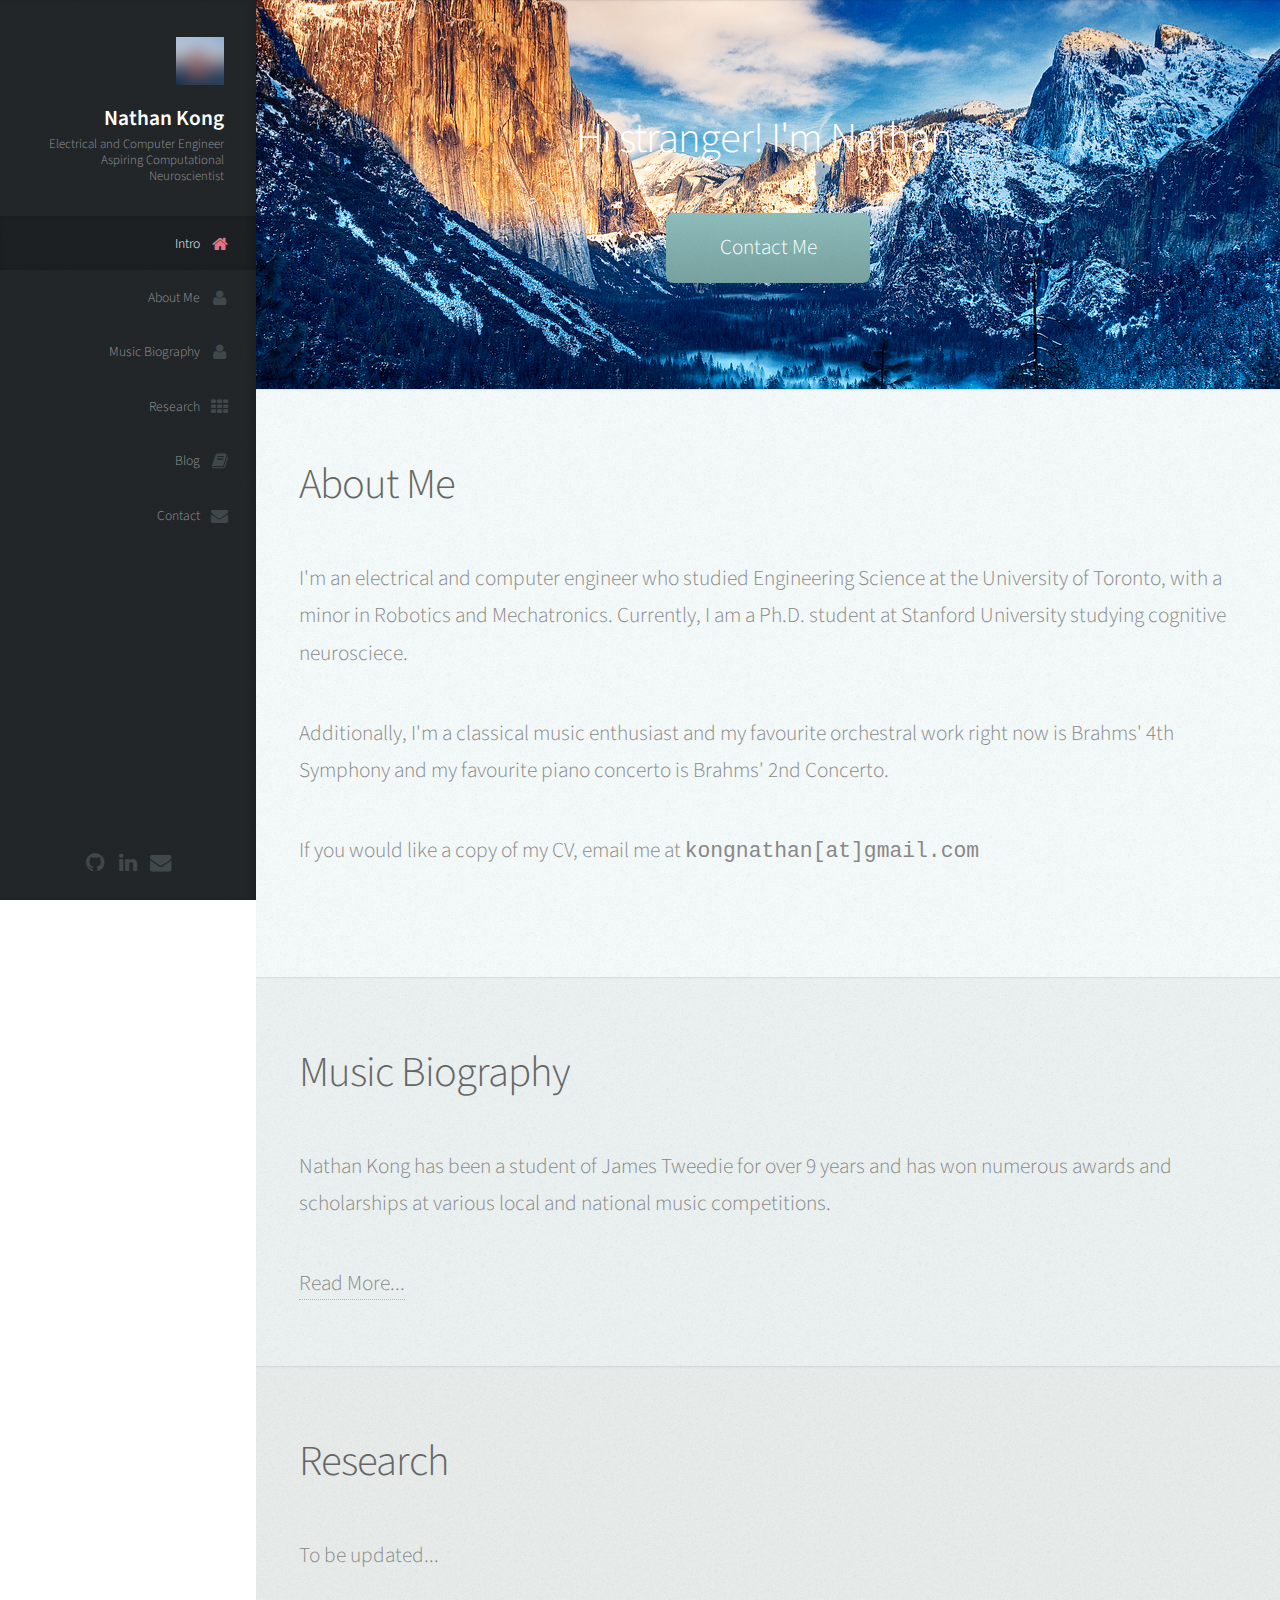
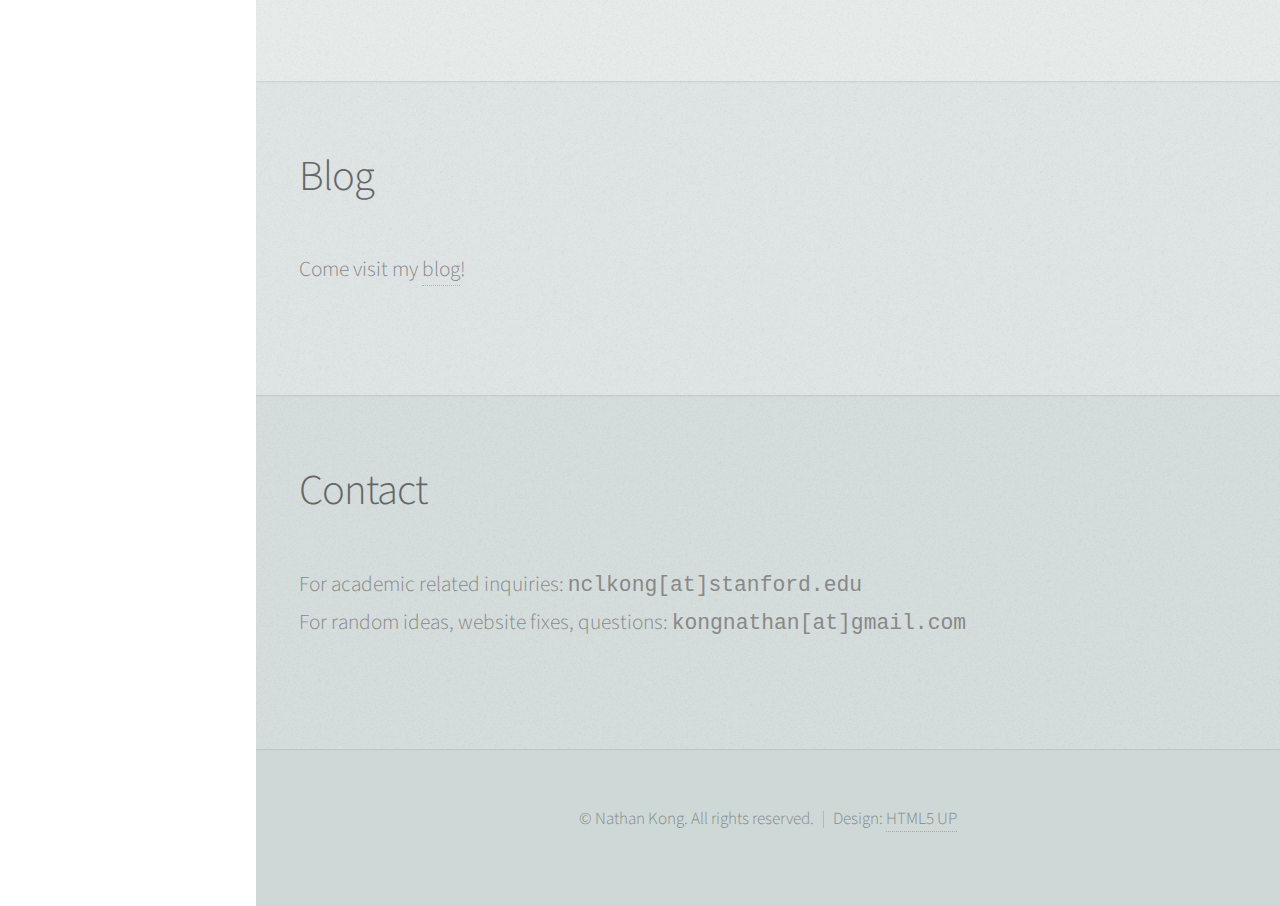
<file: index.html>
<!DOCTYPE HTML>
<!--
	Prologue by HTML5 UP
	html5up.net | @ajlkn
	Free for personal and commercial use under the CCA 3.0 license (html5up.net/license)
-->
<html>
	<head>
		<title>Nathan Kong</title>
		<meta charset="utf-8" />
		<meta name="viewport" content="width=device-width, initial-scale=1" />
		<!--[if lte IE 8]><script src="assets/js/ie/html5shiv.js"></script><![endif]-->
		<link rel="stylesheet" href="assets/css/main.css" />
		<!--[if lte IE 8]><link rel="stylesheet" href="assets/css/ie8.css" /><![endif]-->
		<!--[if lte IE 9]><link rel="stylesheet" href="assets/css/ie9.css" /><![endif]-->

	</head>
	<body>

		<!-- Header -->
			<div id="header">

				<div class="top">

					<!-- Logo -->
						<div id="logo">
							<span class="image avatar48"><img src="images/bg.jpg" alt="" /></span>
							<h1 id="title">Nathan Kong</h1>
							<p>Electrical and Computer Engineer<br>Aspiring Computational Neuroscientist</p>
						</div>

					<!-- Nav -->
					<!-- If you change the navigation bar links here, remember to change navbar.html!!!! -->
					<!-- This nav bar code is duplicated for the aesthetically pleasing effects. -->
						<nav id="nav">
		<ul>
							<li><a href="#top" id="top-link" class="skel-layers-ignoreHref"><span class="icon fa-home">Intro</span></a></li>
							<li><a href="#about" id="about-link" class="skel-layers-ignoreHref"><span class="icon fa-user">About Me</span></a></li>
							<li><a href="#about-music" id="about-music-link" class="skel-layers-ignoreHref"><span class="icon fa-user">Music Biography</span></a></li>
							<li><a href="#research" id="research-link" class="skel-layers-ignoreHref"><span class="icon fa-th">Research</span></a></li>
							<li><a href="#blog" id="blog-link" class="skel-layers-ignoreHref"><span class="icon fa-book">Blog</span></a></li>
							<li><a href="#contact" id="contact-link" class="skel-layers-ignoreHref"><span class="icon fa-envelope">Contact</span></a></li>
							</ul>
						</nav>

				</div>

				<div class="bottom">

					<!-- Social Icons -->
						<ul class="icons">
							<li><a href="https://github.com/nathankong" target="_blank" class="icon fa-github"><span class="label">Github</span></a></li>
							<li><a href="https://linkedin.com/in/nathankong" target="_blank" class="icon fa-linkedin"><span class="label">LinkedIn</span></a></li>
							<li><a href="mailto: kongnathan[at]gmail.com" target="_blank" class="icon fa-envelope"><span class="label">Email</span></a></li>
						</ul>

				</div>

				</div>

				<!-- Main -->
				<div id="main">

				<!-- Intro -->
					<section id="top" class="one dark cover">
						<div class="container">

						<header>
							<!--<h2 class="alt">Hi stranger! I'm <strong>Nathan Kong</strong>.</h2>-->
							<h2>Hi stranger! I'm <strong>Nathan</strong>.</h2>
						</header>

						<footer>
							<a href="#contact" class="button scrolly">Contact Me</a>
						</footer>

						</div>
					</section>
				</div>

				<!-- About Me -->
				<div id="post">
					<section id="about" class="two">
						<div class="container">

						<header>
							<h2>About Me</h2>
						</header>

						<p> I'm an electrical and computer engineer who studied Engineering Science at the University of
							 Toronto, with a minor in Robotics and Mechatronics.
							Currently, I am a Ph.D. student at Stanford University studying cognitive neurosciece.
						</p>

						<p> Additionally, I'm a classical music enthusiast and my favourite orchestral work right now
							is Brahms' 4th Symphony and my favourite piano concerto is Brahms' 2nd Concerto.</p>

						<p> If you would like a copy of my CV, email me at <font face="courier new">kongnathan[at]gmail.com</font> </p>


						</div>
					</section>

				<!-- About Music -->
					<section id="about-music" class="three">
						<div class="container">

						<header>
							<h2>Music Biography</h2>
						</header>

						<p> Nathan Kong has been a student of James Tweedie for over 9 years and has won numerous awards and
							scholarships at various local and national music competitions.</p>

						<a href="MusicBio.html">Read More...</a>

						</div>
					</section>

				<!-- Research -->
					<section id="research" class="four">
						<div class="container">

							<header>
								<h2>Research</h2>
							</header>

							<p>To be updated...</p>


						</div>
					</section>

				<!-- Blog -->
					<section id="blog" class="five">
						<div class="container">

							<header>
								<h2>Blog</h2>
							</header>

							<p>Come visit my <a href="blog.html">blog</a>!</p>


						</div>
					</section>

				<!-- Contact -->

					<section id="contact" class="six">
						<div class="container">
							<header>
								<h2>Contact</h2>
							</header>
							<p> For academic related inquiries: <font face="courier new">nclkong[at]stanford.edu</font><br>
								For random ideas, website fixes, questions: <font face="courier new">kongnathan[at]gmail.com</font></p>

						</div>
					</section>


				<!-- Contact -->
				<!--
					<section id="contact" class="four">
						<div class="container">

							<header>
								<h2>Contact</h2>
							</header>


							<form method="post" action="#">
								<div class="row">
									<div class="6u 12u$(mobile)"><input type="text" name="name" placeholder="Name" /></div>
									<div class="6u$ 12u$(mobile)"><input type="text" name="email" placeholder="Email" /></div>
									<div class="12u$">
										<textarea name="message" placeholder="Message"></textarea>
									</div>
									<div class="12u$">
										<input type="submit" value="Send Message" />
									</div>
								</div>
							</form>

						</div>
					</section>
				-->

			</div>

		<!-- Footer -->
			<div id="footer">

				<!-- Copyright -->
					<ul class="copyright">
						<li>&copy; Nathan Kong. All rights reserved.</li><li>Design: <a href="http://html5up.net">HTML5 UP</a></li>
					</ul>

			</div>

		<!-- Scripts -->
			<script src="assets/js/jquery.min.js"></script>
			<script src="assets/js/jquery.scrolly.min.js"></script>
			<script src="assets/js/jquery.scrollzer.min.js"></script>
			<script src="assets/js/skel.min.js"></script>
			<script src="assets/js/util.js"></script>
			<!--[if lte IE 8]><script src="assets/js/ie/respond.min.js"></script><![endif]-->
			<script src="assets/js/main.js"></script>

	</body>
</html>
</file>
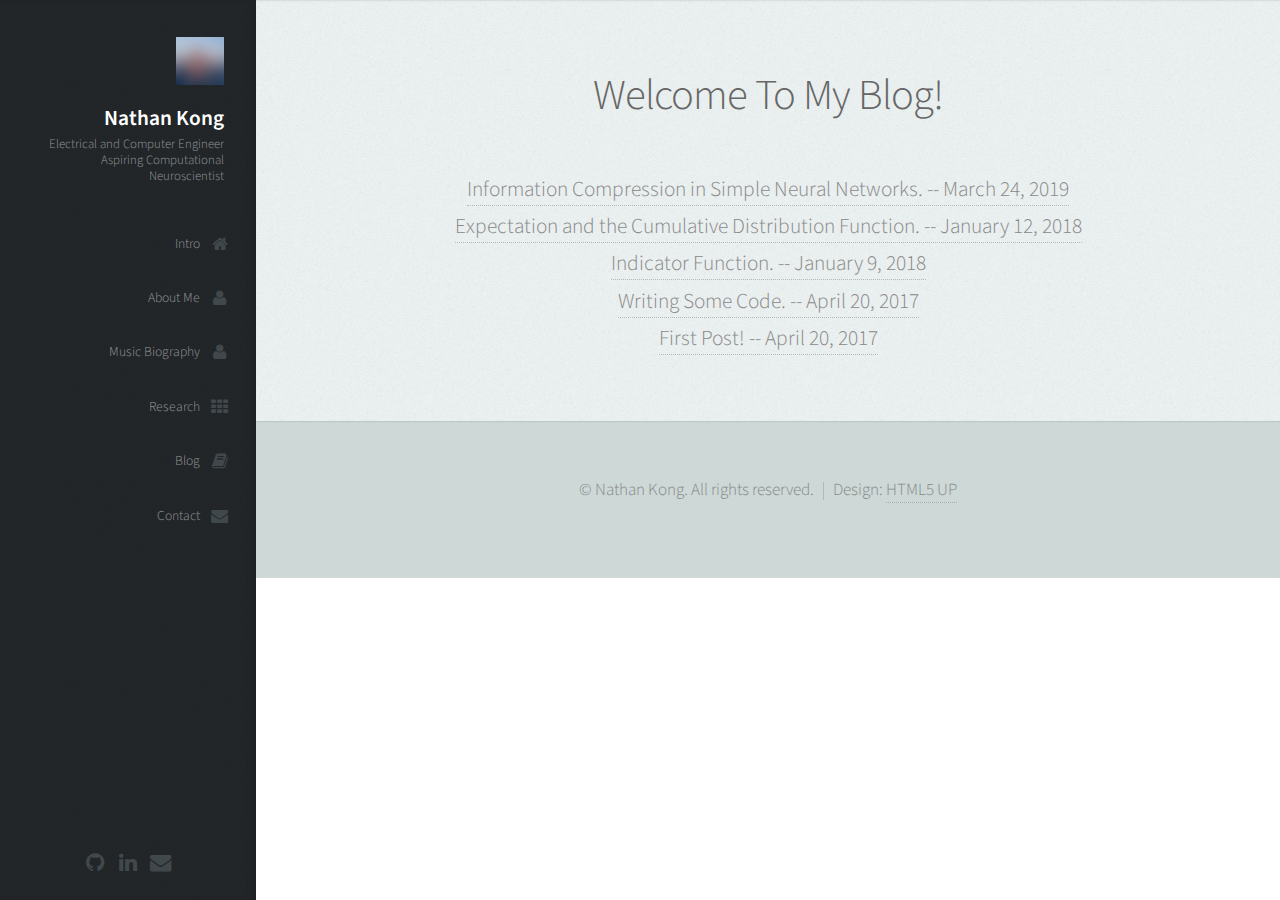
<file: blog.html>
<!DOCTYPE HTML>
<!--
	Prologue by HTML5 UP
	html5up.net | @ajlkn
	Free for personal and commercial use under the CCA 3.0 license (html5up.net/license)
-->
<html>
	<head>
		<title>Nathan Kong</title>
		<meta charset="utf-8" />
		<meta name="viewport" content="width=device-width, initial-scale=1" />
		<!--[if lte IE 8]><script src="assets/js/ie/html5shiv.js"></script><![endif]-->
		<link rel="stylesheet" href="assets/css/main.css" />
		<!--[if lte IE 8]><link rel="stylesheet" href="assets/css/ie8.css" /><![endif]-->
		<!--[if lte IE 9]><link rel="stylesheet" href="assets/css/ie9.css" /><![endif]-->
		<!--<script src="http://code.jquery.com/jquery-1.10.2.js"></script>-->
		<script type="text/javascript" src="local_js.js"></script>

        <script>
            $(function(){
                $("#navbar").load("navbar.html");
            });
        </script>
	</head>
	<body style="height:100vh">

	<!-- Include the header container in every new page that is created -->
			<!-- Header -->
			<div id="header">

				<div class="top">

					<!-- Logo -->
						<div id="logo">
							<span class="image avatar48"><img src="images/bg.jpg" alt="" /></span>
							<h1 id="title">Nathan Kong</h1>
							<p>Electrical and Computer Engineer<br>Aspiring Computational Neuroscientist</p>
						</div>

					<!-- Nav -->
						<nav id="nav">
							<div id="navbar"> </div>
						</nav>

				</div>

				<div class="bottom">

					<!-- Social Icons -->
						<ul class="icons">
							<li><a href="https://github.com/nathankong" class="icon fa-github"><span class="label">Github</span></a></li>
							<li><a href="https://linkedin.com/in/nathankong" class="icon fa-linkedin"><span class="label">LinkedIn</span></a></li>
							<li><a href="mailto: kongnathan[at]gmail.com" class="icon fa-envelope"><span class="label">Email</span></a></li>
						</ul>

				</div>

			</div>


				<!-- Main -->
				<div id="main">


				<!-- About Me -->
					<section id="blog" class="three">
						<div class="container" style="height:100%">

						<header>
							<h2>Welcome To My Blog!</h2>
						</header>
						<a href="blog/information_nn.html">Information Compression in Simple Neural Networks. -- March 24, 2019</a>
						<br>
						<a href="blog/expectation_cdf.html">Expectation and the Cumulative Distribution Function. -- January 12, 2018</a>
						<br>
						<a href="blog/expectation_indicator_func.html">Indicator Function. -- January 9, 2018</a>
						<br>
						<a href="blog/code_snippets.html">Writing Some Code. -- April 20, 2017</a>
						<br>
						<a href="blog/first_post.html">First Post! -- April 20, 2017</a>

						</div>
					</section>


			</div>

		<!-- Footer -->
			<div id="footer">

				<!-- Copyright -->
					<ul class="copyright">
						<li>&copy; Nathan Kong. All rights reserved.</li><li>Design: <a href="http://html5up.net">HTML5 UP</a></li>
					</ul>

			</div>

		<!-- Scripts -->
			<script src="assets/js/jquery.min.js"></script>
			<script src="assets/js/jquery.scrolly.min.js"></script>
			<script src="assets/js/jquery.scrollzer.min.js"></script>
			<script src="assets/js/skel.min.js"></script>
			<script src="assets/js/util.js"></script>
			<!--[if lte IE 8]><script src="assets/js/ie/respond.min.js"></script><![endif]-->
			<script src="assets/js/main.js"></script>

	</body>
</html>
</file>
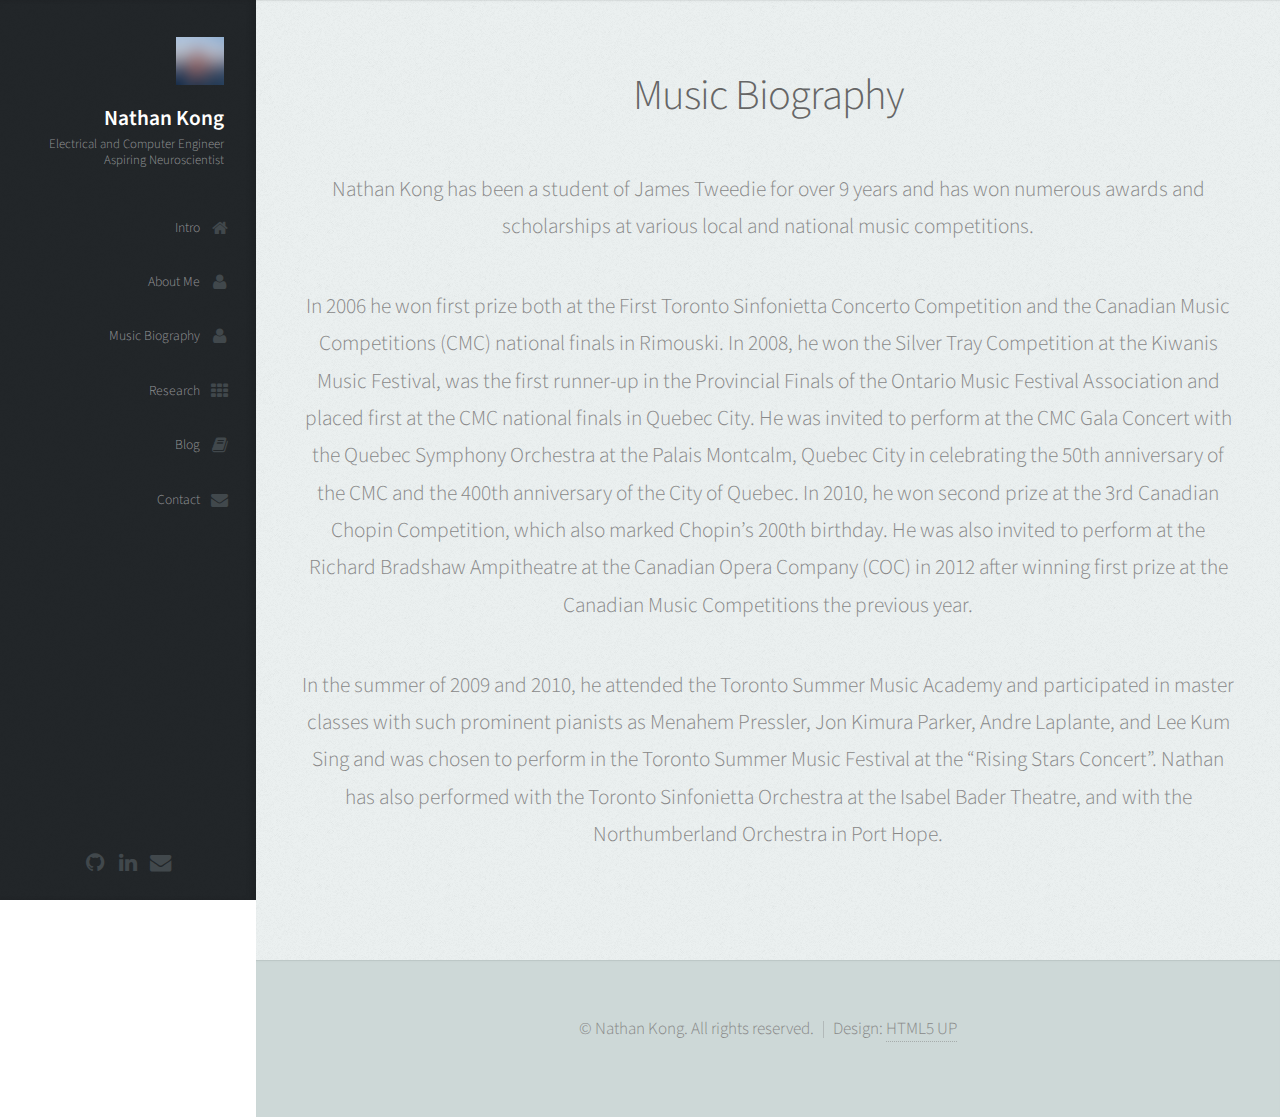
<file: MusicBio.html>
<!DOCTYPE HTML>
<!--
	Prologue by HTML5 UP
	html5up.net | @ajlkn
	Free for personal and commercial use under the CCA 3.0 license (html5up.net/license)
-->
<html>
	<head>
		<title>Nathan Kong</title>
		<meta charset="utf-8" />
		<meta name="viewport" content="width=device-width, initial-scale=1" />
		<!--[if lte IE 8]><script src="assets/js/ie/html5shiv.js"></script><![endif]-->
		<link rel="stylesheet" href="assets/css/main.css" />
		<!--[if lte IE 8]><link rel="stylesheet" href="assets/css/ie8.css" /><![endif]-->
		<!--[if lte IE 9]><link rel="stylesheet" href="assets/css/ie9.css" /><![endif]-->
		<!--<script src="http://code.jquery.com/jquery-1.10.2.js"></script>-->
		<script type="text/javascript" src="local_js.js"></script>

        <script>
            $(function(){
                $("#navbar").load("navbar.html");
            });
        </script>
	</head>
	<body>

	<!-- Include the header container in every new page that is created -->
			<!-- Header -->
			<div id="header">

				<div class="top">

					<!-- Logo -->
						<div id="logo">
							<span class="image avatar48"><img src="images/bg.jpg" alt="" /></span>
							<h1 id="title">Nathan Kong</h1>
							<p>Electrical and Computer Engineer<br>Aspiring Neuroscientist</p>
						</div>

					<!-- Nav -->
						<nav id="nav">
							<div id="navbar"> </div>
						</nav>

				</div>

				<div class="bottom">

					<!-- Social Icons -->
						<ul class="icons">
							<li><a href="https://github.com/nathankong" class="icon fa-github"><span class="label">Github</span></a></li>
							<li><a href="https://linkedin.com/in/nathankong" class="icon fa-linkedin"><span class="label">LinkedIn</span></a></li>
							<li><a href="mailto: kongnathan[at]gmail.com" class="icon fa-envelope"><span class="label">Email</span></a></li>
						</ul>

				</div>

			</div>


				<!-- Main -->
				<div id="main">


				<!-- About Me -->
					<section id="about-music" class="three">
						<div class="container">

						<header>
							<h2>Music Biography</h2>
						</header>

						<p> Nathan Kong has been a student of James Tweedie for over 9 years and has won numerous awards and
							scholarships at various local and national music competitions.</p>

						<p> In 2006 he won first prize both at the First Toronto Sinfonietta Concerto Competition and the 
							Canadian Music Competitions (CMC) national finals in Rimouski. In 2008, he won the Silver Tray
							Competition at the Kiwanis Music Festival, was the first runner-up in the Provincial Finals of
							the Ontario Music Festival Association and placed first at the CMC national finals in Quebec City.
							He was invited to perform at the CMC Gala Concert with the Quebec Symphony Orchestra at the Palais
							Montcalm, Quebec City in celebrating the 50th anniversary of the CMC and the 400th anniversary of
							the City of Quebec. In 2010, he won second prize at the 3rd Canadian Chopin Competition, which also
							marked Chopin&rsquo;s 200th birthday. He was also invited to perform at the Richard Bradshaw
							Ampitheatre at the Canadian Opera Company (COC) in 2012 after winning first prize at the Canadian
							Music Competitions the previous year.</p>

						<p> In the summer of 2009 and 2010, he attended the Toronto Summer Music Academy and participated in
							master classes with such prominent pianists as Menahem Pressler, Jon Kimura Parker, Andre Laplante,
							and Lee Kum Sing and was chosen to perform in the Toronto Summer Music Festival at the “Rising Stars
							Concert”. Nathan has also performed with the Toronto Sinfonietta Orchestra at the Isabel Bader Theatre,
							and with the Northumberland Orchestra in Port Hope.</p>


						</div>
					</section>


			</div>

		<!-- Footer -->
			<div id="footer">

				<!-- Copyright -->
					<ul class="copyright">
						<li>&copy; Nathan Kong. All rights reserved.</li><li>Design: <a href="http://html5up.net">HTML5 UP</a></li>
					</ul>

			</div>

		<!-- Scripts -->
			<script src="assets/js/jquery.min.js"></script>
			<script src="assets/js/jquery.scrolly.min.js"></script>
			<script src="assets/js/jquery.scrollzer.min.js"></script>
			<script src="assets/js/skel.min.js"></script>
			<script src="assets/js/util.js"></script>
			<!--[if lte IE 8]><script src="assets/js/ie/respond.min.js"></script><![endif]-->
			<script src="assets/js/main.js"></script>

	</body>
</html>
</file>
<file: assets/css/ie8.css>
/*
	Prologue by HTML5 UP
	html5up.net | @ajlkn
	Free for personal and commercial use under the CCA 3.0 license (html5up.net/license)
*/

/* Section/Article */

	section > .last-child, section.last-child, article > .last-child, article.last-child {
		margin-bottom: 0;
	}

/* Form */

	form input[type="text"],
	form input[type="email"],
	form input[type="password"],
	form select,
	form textarea {
		-ms-behavior: url("assets/js/ie/PIE.htc");
	}

/* Button */

	input[type="button"],
	input[type="submit"],
	input[type="reset"],
	button,
	.button {
		-ms-behavior: url("assets/js/ie/PIE.htc");
	}

/* Header */

	#nav ul li a {
		color: #888;
	}

		#nav ul li a.active {
			background: #1C2022;
		}

	#headerToggle .toggle {
		background-color: #888;
	}

/* Main */

	#main > section.cover {
		background-position: auto;
		-ms-behavior: url("assets/js/ie/backgroundsize.min.htc");
	}
</file>
<file: assets/css/ie9.css>
/*
	Prologue by HTML5 UP
	html5up.net | @ajlkn
	Free for personal and commercial use under the CCA 3.0 license (html5up.net/license)
*/

/* Button */

	input[type="button"],
	input[type="submit"],
	input[type="reset"],
	button,
	.button {
		background-image: url("images/ie/grad0-15.svg");
	}
</file>
<file: assets/css/main.css>
@import url("font-awesome.min.css");
@import url("https://fonts.googleapis.com/css?family=Source+Sans+Pro:300,300italic,400,600");

/*
	Prologue by HTML5 UP
	html5up.net | @ajlkn
	Free for personal and commercial use under the CCA 3.0 license (html5up.net/license)
*/

/* Reset */

	html, body, div, span, applet, object, iframe, h1, h2, h3, h4, h5, h6, p, blockquote, pre, a, abbr, acronym, address, big, cite, code, del, dfn, em, img, ins, kbd, q, s, samp, small, strike, strong, sub, sup, tt, var, b, u, i, center, dl, dt, dd, ol, ul, li, fieldset, form, label, legend, table, caption, tbody, tfoot, thead, tr, th, td, article, aside, canvas, details, embed, figure, figcaption, footer, header, hgroup, menu, nav, output, ruby, section, summary, time, mark, audio, video {
		margin: 0;
		padding: 0;
		border: 0;
		font-size: 100%;
		font: inherit;
		vertical-align: baseline;
	}

	article, aside, details, figcaption, figure, footer, header, hgroup, menu, nav, section {
		display: block;
	}

	body {
		line-height: 1;
	}

	ol, ul {
		list-style: none;
	}

	blockquote, q {
		quotes: none;
	}

	blockquote:before, blockquote:after, q:before, q:after {
		content: '';
		content: none;
	}

	table {
		border-collapse: collapse;
		border-spacing: 0;
	}

	body {
		-webkit-text-size-adjust: none;
	}

/* Box Model */

	*, *:before, *:after {
		-moz-box-sizing: border-box;
		-webkit-box-sizing: border-box;
		box-sizing: border-box;
	}

/* Containers */

	.container {
		margin-left: auto;
		margin-right: auto;
	}

	.container.\31 25\25 {
		width: 100%;
		max-width: 1750px;
		min-width: 1400px;
	}

	.container.\37 5\25 {
		width: 1050px;
	}

	.container.\35 0\25 {
		width: 700px;
	}

	.container.\32 5\25 {
		width: 350px;
	}

	.container {
		width: 1400px;
	}

	@media screen and (min-width: 961px) and (max-width: 1880px) {

		.container.\31 25\25 {
			width: 100%;
			max-width: 1500px;
			min-width: 1200px;
		}

		.container.\37 5\25 {
			width: 900px;
		}

		.container.\35 0\25 {
			width: 600px;
		}

		.container.\32 5\25 {
			width: 300px;
		}

		.container {
			width: 1200px;
		}

	}

	@media screen and (min-width: 961px) and (max-width: 1620px) {

		.container.\31 25\25 {
			width: 100%;
			max-width: 1200px;
			min-width: 960px;
		}

		.container.\37 5\25 {
			width: 720px;
		}

		.container.\35 0\25 {
			width: 480px;
		}

		.container.\32 5\25 {
			width: 240px;
		}

		.container {
			width: 960px;
		}

	}

	@media screen and (min-width: 961px) and (max-width: 1320px) {

		.container.\31 25\25 {
			width: 100%;
			max-width: 125%;
			min-width: 100%;
		}

		.container.\37 5\25 {
			width: 75%;
		}

		.container.\35 0\25 {
			width: 50%;
		}

		.container.\32 5\25 {
			width: 25%;
		}

		.container {
			width: 100%;
		}

	}

	@media screen and (max-width: 960px) {

		.container.\31 25\25 {
			width: 100%;
			max-width: 125%;
			min-width: 100%;
		}

		.container.\37 5\25 {
			width: 75%;
		}

		.container.\35 0\25 {
			width: 50%;
		}

		.container.\32 5\25 {
			width: 25%;
		}

		.container {
			width: 100%;
		}

	}

	@media screen and (max-width: 736px) {

		.container.\31 25\25 {
			width: 100%;
			max-width: 125%;
			min-width: 100%;
		}

		.container.\37 5\25 {
			width: 75%;
		}

		.container.\35 0\25 {
			width: 50%;
		}

		.container.\32 5\25 {
			width: 25%;
		}

		.container {
			width: 100% !important;
		}

	}

/* Grid */

	.row {
		border-bottom: solid 1px transparent;
		-moz-box-sizing: border-box;
		-webkit-box-sizing: border-box;
		box-sizing: border-box;
	}

	.row > * {
		float: left;
		-moz-box-sizing: border-box;
		-webkit-box-sizing: border-box;
		box-sizing: border-box;
	}

	.row:after, .row:before {
		content: '';
		display: block;
		clear: both;
		height: 0;
	}

	.row.uniform > * > :first-child {
		margin-top: 0;
	}

	.row.uniform > * > :last-child {
		margin-bottom: 0;
	}

	.row.\30 \25 > * {
		padding: 0px 0 0 0px;
	}

	.row.\30 \25 {
		margin: 0px 0 -1px 0px;
	}

	.row.uniform.\30 \25 > * {
		padding: 0px 0 0 0px;
	}

	.row.uniform.\30 \25 {
		margin: 0px 0 -1px 0px;
	}

	.row > * {
		padding: 40px 0 0 40px;
	}

	.row {
		margin: -40px 0 -1px -40px;
	}

	.row.uniform > * {
		padding: 40px 0 0 40px;
	}

	.row.uniform {
		margin: -40px 0 -1px -40px;
	}

	.row.\32 00\25 > * {
		padding: 80px 0 0 80px;
	}

	.row.\32 00\25 {
		margin: -80px 0 -1px -80px;
	}

	.row.uniform.\32 00\25 > * {
		padding: 80px 0 0 80px;
	}

	.row.uniform.\32 00\25 {
		margin: -80px 0 -1px -80px;
	}

	.row.\31 50\25 > * {
		padding: 60px 0 0 60px;
	}

	.row.\31 50\25 {
		margin: -60px 0 -1px -60px;
	}

	.row.uniform.\31 50\25 > * {
		padding: 60px 0 0 60px;
	}

	.row.uniform.\31 50\25 {
		margin: -60px 0 -1px -60px;
	}

	.row.\35 0\25 > * {
		padding: 20px 0 0 20px;
	}

	.row.\35 0\25 {
		margin: -20px 0 -1px -20px;
	}

	.row.uniform.\35 0\25 > * {
		padding: 20px 0 0 20px;
	}

	.row.uniform.\35 0\25 {
		margin: -20px 0 -1px -20px;
	}

	.row.\32 5\25 > * {
		padding: 10px 0 0 10px;
	}

	.row.\32 5\25 {
		margin: -10px 0 -1px -10px;
	}

	.row.uniform.\32 5\25 > * {
		padding: 10px 0 0 10px;
	}

	.row.uniform.\32 5\25 {
		margin: -10px 0 -1px -10px;
	}

	.\31 2u, .\31 2u\24 {
		width: 100%;
		clear: none;
		margin-left: 0;
	}

	.\31 1u, .\31 1u\24 {
		width: 91.6666666667%;
		clear: none;
		margin-left: 0;
	}

	.\31 0u, .\31 0u\24 {
		width: 83.3333333333%;
		clear: none;
		margin-left: 0;
	}

	.\39 u, .\39 u\24 {
		width: 75%;
		clear: none;
		margin-left: 0;
	}

	.\38 u, .\38 u\24 {
		width: 66.6666666667%;
		clear: none;
		margin-left: 0;
	}

	.\37 u, .\37 u\24 {
		width: 58.3333333333%;
		clear: none;
		margin-left: 0;
	}

	.\36 u, .\36 u\24 {
		width: 50%;
		clear: none;
		margin-left: 0;
	}

	.\35 u, .\35 u\24 {
		width: 41.6666666667%;
		clear: none;
		margin-left: 0;
	}

	.\34 u, .\34 u\24 {
		width: 33.3333333333%;
		clear: none;
		margin-left: 0;
	}

	.\33 u, .\33 u\24 {
		width: 25%;
		clear: none;
		margin-left: 0;
	}

	.\32 u, .\32 u\24 {
		width: 16.6666666667%;
		clear: none;
		margin-left: 0;
	}

	.\31 u, .\31 u\24 {
		width: 8.3333333333%;
		clear: none;
		margin-left: 0;
	}

	.\31 2u\24 + *,
	.\31 1u\24 + *,
	.\31 0u\24 + *,
	.\39 u\24 + *,
	.\38 u\24 + *,
	.\37 u\24 + *,
	.\36 u\24 + *,
	.\35 u\24 + *,
	.\34 u\24 + *,
	.\33 u\24 + *,
	.\32 u\24 + *,
	.\31 u\24 + * {
		clear: left;
	}

	.\-11u {
		margin-left: 91.66667%;
	}

	.\-10u {
		margin-left: 83.33333%;
	}

	.\-9u {
		margin-left: 75%;
	}

	.\-8u {
		margin-left: 66.66667%;
	}

	.\-7u {
		margin-left: 58.33333%;
	}

	.\-6u {
		margin-left: 50%;
	}

	.\-5u {
		margin-left: 41.66667%;
	}

	.\-4u {
		margin-left: 33.33333%;
	}

	.\-3u {
		margin-left: 25%;
	}

	.\-2u {
		margin-left: 16.66667%;
	}

	.\-1u {
		margin-left: 8.33333%;
	}

	@media screen and (min-width: 961px) and (max-width: 1880px) {

		.row > * {
			padding: 40px 0 0 40px;
		}

		.row {
			margin: -40px 0 -1px -40px;
		}

		.row.uniform > * {
			padding: 40px 0 0 40px;
		}

		.row.uniform {
			margin: -40px 0 -1px -40px;
		}

		.row.\32 00\25 > * {
			padding: 80px 0 0 80px;
		}

		.row.\32 00\25 {
			margin: -80px 0 -1px -80px;
		}

		.row.uniform.\32 00\25 > * {
			padding: 80px 0 0 80px;
		}

		.row.uniform.\32 00\25 {
			margin: -80px 0 -1px -80px;
		}

		.row.\31 50\25 > * {
			padding: 60px 0 0 60px;
		}

		.row.\31 50\25 {
			margin: -60px 0 -1px -60px;
		}

		.row.uniform.\31 50\25 > * {
			padding: 60px 0 0 60px;
		}

		.row.uniform.\31 50\25 {
			margin: -60px 0 -1px -60px;
		}

		.row.\35 0\25 > * {
			padding: 20px 0 0 20px;
		}

		.row.\35 0\25 {
			margin: -20px 0 -1px -20px;
		}

		.row.uniform.\35 0\25 > * {
			padding: 20px 0 0 20px;
		}

		.row.uniform.\35 0\25 {
			margin: -20px 0 -1px -20px;
		}

		.row.\32 5\25 > * {
			padding: 10px 0 0 10px;
		}

		.row.\32 5\25 {
			margin: -10px 0 -1px -10px;
		}

		.row.uniform.\32 5\25 > * {
			padding: 10px 0 0 10px;
		}

		.row.uniform.\32 5\25 {
			margin: -10px 0 -1px -10px;
		}

		.\31 2u\28wide\29, .\31 2u\24\28wide\29 {
			width: 100%;
			clear: none;
			margin-left: 0;
		}

		.\31 1u\28wide\29, .\31 1u\24\28wide\29 {
			width: 91.6666666667%;
			clear: none;
			margin-left: 0;
		}

		.\31 0u\28wide\29, .\31 0u\24\28wide\29 {
			width: 83.3333333333%;
			clear: none;
			margin-left: 0;
		}

		.\39 u\28wide\29, .\39 u\24\28wide\29 {
			width: 75%;
			clear: none;
			margin-left: 0;
		}

		.\38 u\28wide\29, .\38 u\24\28wide\29 {
			width: 66.6666666667%;
			clear: none;
			margin-left: 0;
		}

		.\37 u\28wide\29, .\37 u\24\28wide\29 {
			width: 58.3333333333%;
			clear: none;
			margin-left: 0;
		}

		.\36 u\28wide\29, .\36 u\24\28wide\29 {
			width: 50%;
			clear: none;
			margin-left: 0;
		}

		.\35 u\28wide\29, .\35 u\24\28wide\29 {
			width: 41.6666666667%;
			clear: none;
			margin-left: 0;
		}

		.\34 u\28wide\29, .\34 u\24\28wide\29 {
			width: 33.3333333333%;
			clear: none;
			margin-left: 0;
		}

		.\33 u\28wide\29, .\33 u\24\28wide\29 {
			width: 25%;
			clear: none;
			margin-left: 0;
		}

		.\32 u\28wide\29, .\32 u\24\28wide\29 {
			width: 16.6666666667%;
			clear: none;
			margin-left: 0;
		}

		.\31 u\28wide\29, .\31 u\24\28wide\29 {
			width: 8.3333333333%;
			clear: none;
			margin-left: 0;
		}

		.\31 2u\24\28wide\29 + *,
		.\31 1u\24\28wide\29 + *,
		.\31 0u\24\28wide\29 + *,
		.\39 u\24\28wide\29 + *,
		.\38 u\24\28wide\29 + *,
		.\37 u\24\28wide\29 + *,
		.\36 u\24\28wide\29 + *,
		.\35 u\24\28wide\29 + *,
		.\34 u\24\28wide\29 + *,
		.\33 u\24\28wide\29 + *,
		.\32 u\24\28wide\29 + *,
		.\31 u\24\28wide\29 + * {
			clear: left;
		}

		.\-11u\28wide\29 {
			margin-left: 91.66667%;
		}

		.\-10u\28wide\29 {
			margin-left: 83.33333%;
		}

		.\-9u\28wide\29 {
			margin-left: 75%;
		}

		.\-8u\28wide\29 {
			margin-left: 66.66667%;
		}

		.\-7u\28wide\29 {
			margin-left: 58.33333%;
		}

		.\-6u\28wide\29 {
			margin-left: 50%;
		}

		.\-5u\28wide\29 {
			margin-left: 41.66667%;
		}

		.\-4u\28wide\29 {
			margin-left: 33.33333%;
		}

		.\-3u\28wide\29 {
			margin-left: 25%;
		}

		.\-2u\28wide\29 {
			margin-left: 16.66667%;
		}

		.\-1u\28wide\29 {
			margin-left: 8.33333%;
		}

	}

	@media screen and (min-width: 961px) and (max-width: 1620px) {

		.row > * {
			padding: 40px 0 0 40px;
		}

		.row {
			margin: -40px 0 -1px -40px;
		}

		.row.uniform > * {
			padding: 40px 0 0 40px;
		}

		.row.uniform {
			margin: -40px 0 -1px -40px;
		}

		.row.\32 00\25 > * {
			padding: 80px 0 0 80px;
		}

		.row.\32 00\25 {
			margin: -80px 0 -1px -80px;
		}

		.row.uniform.\32 00\25 > * {
			padding: 80px 0 0 80px;
		}

		.row.uniform.\32 00\25 {
			margin: -80px 0 -1px -80px;
		}

		.row.\31 50\25 > * {
			padding: 60px 0 0 60px;
		}

		.row.\31 50\25 {
			margin: -60px 0 -1px -60px;
		}

		.row.uniform.\31 50\25 > * {
			padding: 60px 0 0 60px;
		}

		.row.uniform.\31 50\25 {
			margin: -60px 0 -1px -60px;
		}

		.row.\35 0\25 > * {
			padding: 20px 0 0 20px;
		}

		.row.\35 0\25 {
			margin: -20px 0 -1px -20px;
		}

		.row.uniform.\35 0\25 > * {
			padding: 20px 0 0 20px;
		}

		.row.uniform.\35 0\25 {
			margin: -20px 0 -1px -20px;
		}

		.row.\32 5\25 > * {
			padding: 10px 0 0 10px;
		}

		.row.\32 5\25 {
			margin: -10px 0 -1px -10px;
		}

		.row.uniform.\32 5\25 > * {
			padding: 10px 0 0 10px;
		}

		.row.uniform.\32 5\25 {
			margin: -10px 0 -1px -10px;
		}

		.\31 2u\28normal\29, .\31 2u\24\28normal\29 {
			width: 100%;
			clear: none;
			margin-left: 0;
		}

		.\31 1u\28normal\29, .\31 1u\24\28normal\29 {
			width: 91.6666666667%;
			clear: none;
			margin-left: 0;
		}

		.\31 0u\28normal\29, .\31 0u\24\28normal\29 {
			width: 83.3333333333%;
			clear: none;
			margin-left: 0;
		}

		.\39 u\28normal\29, .\39 u\24\28normal\29 {
			width: 75%;
			clear: none;
			margin-left: 0;
		}

		.\38 u\28normal\29, .\38 u\24\28normal\29 {
			width: 66.6666666667%;
			clear: none;
			margin-left: 0;
		}

		.\37 u\28normal\29, .\37 u\24\28normal\29 {
			width: 58.3333333333%;
			clear: none;
			margin-left: 0;
		}

		.\36 u\28normal\29, .\36 u\24\28normal\29 {
			width: 50%;
			clear: none;
			margin-left: 0;
		}

		.\35 u\28normal\29, .\35 u\24\28normal\29 {
			width: 41.6666666667%;
			clear: none;
			margin-left: 0;
		}

		.\34 u\28normal\29, .\34 u\24\28normal\29 {
			width: 33.3333333333%;
			clear: none;
			margin-left: 0;
		}

		.\33 u\28normal\29, .\33 u\24\28normal\29 {
			width: 25%;
			clear: none;
			margin-left: 0;
		}

		.\32 u\28normal\29, .\32 u\24\28normal\29 {
			width: 16.6666666667%;
			clear: none;
			margin-left: 0;
		}

		.\31 u\28normal\29, .\31 u\24\28normal\29 {
			width: 8.3333333333%;
			clear: none;
			margin-left: 0;
		}

		.\31 2u\24\28normal\29 + *,
		.\31 1u\24\28normal\29 + *,
		.\31 0u\24\28normal\29 + *,
		.\39 u\24\28normal\29 + *,
		.\38 u\24\28normal\29 + *,
		.\37 u\24\28normal\29 + *,
		.\36 u\24\28normal\29 + *,
		.\35 u\24\28normal\29 + *,
		.\34 u\24\28normal\29 + *,
		.\33 u\24\28normal\29 + *,
		.\32 u\24\28normal\29 + *,
		.\31 u\24\28normal\29 + * {
			clear: left;
		}

		.\-11u\28normal\29 {
			margin-left: 91.66667%;
		}

		.\-10u\28normal\29 {
			margin-left: 83.33333%;
		}

		.\-9u\28normal\29 {
			margin-left: 75%;
		}

		.\-8u\28normal\29 {
			margin-left: 66.66667%;
		}

		.\-7u\28normal\29 {
			margin-left: 58.33333%;
		}

		.\-6u\28normal\29 {
			margin-left: 50%;
		}

		.\-5u\28normal\29 {
			margin-left: 41.66667%;
		}

		.\-4u\28normal\29 {
			margin-left: 33.33333%;
		}

		.\-3u\28normal\29 {
			margin-left: 25%;
		}

		.\-2u\28normal\29 {
			margin-left: 16.66667%;
		}

		.\-1u\28normal\29 {
			margin-left: 8.33333%;
		}

	}

	@media screen and (min-width: 961px) and (max-width: 1320px) {

		.row > * {
			padding: 20px 0 0 20px;
		}

		.row {
			margin: -20px 0 -1px -20px;
		}

		.row.uniform > * {
			padding: 20px 0 0 20px;
		}

		.row.uniform {
			margin: -20px 0 -1px -20px;
		}

		.row.\32 00\25 > * {
			padding: 40px 0 0 40px;
		}

		.row.\32 00\25 {
			margin: -40px 0 -1px -40px;
		}

		.row.uniform.\32 00\25 > * {
			padding: 40px 0 0 40px;
		}

		.row.uniform.\32 00\25 {
			margin: -40px 0 -1px -40px;
		}

		.row.\31 50\25 > * {
			padding: 30px 0 0 30px;
		}

		.row.\31 50\25 {
			margin: -30px 0 -1px -30px;
		}

		.row.uniform.\31 50\25 > * {
			padding: 30px 0 0 30px;
		}

		.row.uniform.\31 50\25 {
			margin: -30px 0 -1px -30px;
		}

		.row.\35 0\25 > * {
			padding: 10px 0 0 10px;
		}

		.row.\35 0\25 {
			margin: -10px 0 -1px -10px;
		}

		.row.uniform.\35 0\25 > * {
			padding: 10px 0 0 10px;
		}

		.row.uniform.\35 0\25 {
			margin: -10px 0 -1px -10px;
		}

		.row.\32 5\25 > * {
			padding: 5px 0 0 5px;
		}

		.row.\32 5\25 {
			margin: -5px 0 -1px -5px;
		}

		.row.uniform.\32 5\25 > * {
			padding: 5px 0 0 5px;
		}

		.row.uniform.\32 5\25 {
			margin: -5px 0 -1px -5px;
		}

		.\31 2u\28narrow\29, .\31 2u\24\28narrow\29 {
			width: 100%;
			clear: none;
			margin-left: 0;
		}

		.\31 1u\28narrow\29, .\31 1u\24\28narrow\29 {
			width: 91.6666666667%;
			clear: none;
			margin-left: 0;
		}

		.\31 0u\28narrow\29, .\31 0u\24\28narrow\29 {
			width: 83.3333333333%;
			clear: none;
			margin-left: 0;
		}

		.\39 u\28narrow\29, .\39 u\24\28narrow\29 {
			width: 75%;
			clear: none;
			margin-left: 0;
		}

		.\38 u\28narrow\29, .\38 u\24\28narrow\29 {
			width: 66.6666666667%;
			clear: none;
			margin-left: 0;
		}

		.\37 u\28narrow\29, .\37 u\24\28narrow\29 {
			width: 58.3333333333%;
			clear: none;
			margin-left: 0;
		}

		.\36 u\28narrow\29, .\36 u\24\28narrow\29 {
			width: 50%;
			clear: none;
			margin-left: 0;
		}

		.\35 u\28narrow\29, .\35 u\24\28narrow\29 {
			width: 41.6666666667%;
			clear: none;
			margin-left: 0;
		}

		.\34 u\28narrow\29, .\34 u\24\28narrow\29 {
			width: 33.3333333333%;
			clear: none;
			margin-left: 0;
		}

		.\33 u\28narrow\29, .\33 u\24\28narrow\29 {
			width: 25%;
			clear: none;
			margin-left: 0;
		}

		.\32 u\28narrow\29, .\32 u\24\28narrow\29 {
			width: 16.6666666667%;
			clear: none;
			margin-left: 0;
		}

		.\31 u\28narrow\29, .\31 u\24\28narrow\29 {
			width: 8.3333333333%;
			clear: none;
			margin-left: 0;
		}

		.\31 2u\24\28narrow\29 + *,
		.\31 1u\24\28narrow\29 + *,
		.\31 0u\24\28narrow\29 + *,
		.\39 u\24\28narrow\29 + *,
		.\38 u\24\28narrow\29 + *,
		.\37 u\24\28narrow\29 + *,
		.\36 u\24\28narrow\29 + *,
		.\35 u\24\28narrow\29 + *,
		.\34 u\24\28narrow\29 + *,
		.\33 u\24\28narrow\29 + *,
		.\32 u\24\28narrow\29 + *,
		.\31 u\24\28narrow\29 + * {
			clear: left;
		}

		.\-11u\28narrow\29 {
			margin-left: 91.66667%;
		}

		.\-10u\28narrow\29 {
			margin-left: 83.33333%;
		}

		.\-9u\28narrow\29 {
			margin-left: 75%;
		}

		.\-8u\28narrow\29 {
			margin-left: 66.66667%;
		}

		.\-7u\28narrow\29 {
			margin-left: 58.33333%;
		}

		.\-6u\28narrow\29 {
			margin-left: 50%;
		}

		.\-5u\28narrow\29 {
			margin-left: 41.66667%;
		}

		.\-4u\28narrow\29 {
			margin-left: 33.33333%;
		}

		.\-3u\28narrow\29 {
			margin-left: 25%;
		}

		.\-2u\28narrow\29 {
			margin-left: 16.66667%;
		}

		.\-1u\28narrow\29 {
			margin-left: 8.33333%;
		}

	}

	@media screen and (max-width: 960px) {

		.row > * {
			padding: 20px 0 0 20px;
		}

		.row {
			margin: -20px 0 -1px -20px;
		}

		.row.uniform > * {
			padding: 20px 0 0 20px;
		}

		.row.uniform {
			margin: -20px 0 -1px -20px;
		}

		.row.\32 00\25 > * {
			padding: 40px 0 0 40px;
		}

		.row.\32 00\25 {
			margin: -40px 0 -1px -40px;
		}

		.row.uniform.\32 00\25 > * {
			padding: 40px 0 0 40px;
		}

		.row.uniform.\32 00\25 {
			margin: -40px 0 -1px -40px;
		}

		.row.\31 50\25 > * {
			padding: 30px 0 0 30px;
		}

		.row.\31 50\25 {
			margin: -30px 0 -1px -30px;
		}

		.row.uniform.\31 50\25 > * {
			padding: 30px 0 0 30px;
		}

		.row.uniform.\31 50\25 {
			margin: -30px 0 -1px -30px;
		}

		.row.\35 0\25 > * {
			padding: 10px 0 0 10px;
		}

		.row.\35 0\25 {
			margin: -10px 0 -1px -10px;
		}

		.row.uniform.\35 0\25 > * {
			padding: 10px 0 0 10px;
		}

		.row.uniform.\35 0\25 {
			margin: -10px 0 -1px -10px;
		}

		.row.\32 5\25 > * {
			padding: 5px 0 0 5px;
		}

		.row.\32 5\25 {
			margin: -5px 0 -1px -5px;
		}

		.row.uniform.\32 5\25 > * {
			padding: 5px 0 0 5px;
		}

		.row.uniform.\32 5\25 {
			margin: -5px 0 -1px -5px;
		}

		.\31 2u\28narrower\29, .\31 2u\24\28narrower\29 {
			width: 100%;
			clear: none;
			margin-left: 0;
		}

		.\31 1u\28narrower\29, .\31 1u\24\28narrower\29 {
			width: 91.6666666667%;
			clear: none;
			margin-left: 0;
		}

		.\31 0u\28narrower\29, .\31 0u\24\28narrower\29 {
			width: 83.3333333333%;
			clear: none;
			margin-left: 0;
		}

		.\39 u\28narrower\29, .\39 u\24\28narrower\29 {
			width: 75%;
			clear: none;
			margin-left: 0;
		}

		.\38 u\28narrower\29, .\38 u\24\28narrower\29 {
			width: 66.6666666667%;
			clear: none;
			margin-left: 0;
		}

		.\37 u\28narrower\29, .\37 u\24\28narrower\29 {
			width: 58.3333333333%;
			clear: none;
			margin-left: 0;
		}

		.\36 u\28narrower\29, .\36 u\24\28narrower\29 {
			width: 50%;
			clear: none;
			margin-left: 0;
		}

		.\35 u\28narrower\29, .\35 u\24\28narrower\29 {
			width: 41.6666666667%;
			clear: none;
			margin-left: 0;
		}

		.\34 u\28narrower\29, .\34 u\24\28narrower\29 {
			width: 33.3333333333%;
			clear: none;
			margin-left: 0;
		}

		.\33 u\28narrower\29, .\33 u\24\28narrower\29 {
			width: 25%;
			clear: none;
			margin-left: 0;
		}

		.\32 u\28narrower\29, .\32 u\24\28narrower\29 {
			width: 16.6666666667%;
			clear: none;
			margin-left: 0;
		}

		.\31 u\28narrower\29, .\31 u\24\28narrower\29 {
			width: 8.3333333333%;
			clear: none;
			margin-left: 0;
		}

		.\31 2u\24\28narrower\29 + *,
		.\31 1u\24\28narrower\29 + *,
		.\31 0u\24\28narrower\29 + *,
		.\39 u\24\28narrower\29 + *,
		.\38 u\24\28narrower\29 + *,
		.\37 u\24\28narrower\29 + *,
		.\36 u\24\28narrower\29 + *,
		.\35 u\24\28narrower\29 + *,
		.\34 u\24\28narrower\29 + *,
		.\33 u\24\28narrower\29 + *,
		.\32 u\24\28narrower\29 + *,
		.\31 u\24\28narrower\29 + * {
			clear: left;
		}

		.\-11u\28narrower\29 {
			margin-left: 91.66667%;
		}

		.\-10u\28narrower\29 {
			margin-left: 83.33333%;
		}

		.\-9u\28narrower\29 {
			margin-left: 75%;
		}

		.\-8u\28narrower\29 {
			margin-left: 66.66667%;
		}

		.\-7u\28narrower\29 {
			margin-left: 58.33333%;
		}

		.\-6u\28narrower\29 {
			margin-left: 50%;
		}

		.\-5u\28narrower\29 {
			margin-left: 41.66667%;
		}

		.\-4u\28narrower\29 {
			margin-left: 33.33333%;
		}

		.\-3u\28narrower\29 {
			margin-left: 25%;
		}

		.\-2u\28narrower\29 {
			margin-left: 16.66667%;
		}

		.\-1u\28narrower\29 {
			margin-left: 8.33333%;
		}

	}

	@media screen and (max-width: 736px) {

		.row > * {
			padding: 20px 0 0 20px;
		}

		.row {
			margin: -20px 0 -1px -20px;
		}

		.row.uniform > * {
			padding: 20px 0 0 20px;
		}

		.row.uniform {
			margin: -20px 0 -1px -20px;
		}

		.row.\32 00\25 > * {
			padding: 40px 0 0 40px;
		}

		.row.\32 00\25 {
			margin: -40px 0 -1px -40px;
		}

		.row.uniform.\32 00\25 > * {
			padding: 40px 0 0 40px;
		}

		.row.uniform.\32 00\25 {
			margin: -40px 0 -1px -40px;
		}

		.row.\31 50\25 > * {
			padding: 30px 0 0 30px;
		}

		.row.\31 50\25 {
			margin: -30px 0 -1px -30px;
		}

		.row.uniform.\31 50\25 > * {
			padding: 30px 0 0 30px;
		}

		.row.uniform.\31 50\25 {
			margin: -30px 0 -1px -30px;
		}

		.row.\35 0\25 > * {
			padding: 10px 0 0 10px;
		}

		.row.\35 0\25 {
			margin: -10px 0 -1px -10px;
		}

		.row.uniform.\35 0\25 > * {
			padding: 10px 0 0 10px;
		}

		.row.uniform.\35 0\25 {
			margin: -10px 0 -1px -10px;
		}

		.row.\32 5\25 > * {
			padding: 5px 0 0 5px;
		}

		.row.\32 5\25 {
			margin: -5px 0 -1px -5px;
		}

		.row.uniform.\32 5\25 > * {
			padding: 5px 0 0 5px;
		}

		.row.uniform.\32 5\25 {
			margin: -5px 0 -1px -5px;
		}

		.\31 2u\28mobile\29, .\31 2u\24\28mobile\29 {
			width: 100%;
			clear: none;
			margin-left: 0;
		}

		.\31 1u\28mobile\29, .\31 1u\24\28mobile\29 {
			width: 91.6666666667%;
			clear: none;
			margin-left: 0;
		}

		.\31 0u\28mobile\29, .\31 0u\24\28mobile\29 {
			width: 83.3333333333%;
			clear: none;
			margin-left: 0;
		}

		.\39 u\28mobile\29, .\39 u\24\28mobile\29 {
			width: 75%;
			clear: none;
			margin-left: 0;
		}

		.\38 u\28mobile\29, .\38 u\24\28mobile\29 {
			width: 66.6666666667%;
			clear: none;
			margin-left: 0;
		}

		.\37 u\28mobile\29, .\37 u\24\28mobile\29 {
			width: 58.3333333333%;
			clear: none;
			margin-left: 0;
		}

		.\36 u\28mobile\29, .\36 u\24\28mobile\29 {
			width: 50%;
			clear: none;
			margin-left: 0;
		}

		.\35 u\28mobile\29, .\35 u\24\28mobile\29 {
			width: 41.6666666667%;
			clear: none;
			margin-left: 0;
		}

		.\34 u\28mobile\29, .\34 u\24\28mobile\29 {
			width: 33.3333333333%;
			clear: none;
			margin-left: 0;
		}

		.\33 u\28mobile\29, .\33 u\24\28mobile\29 {
			width: 25%;
			clear: none;
			margin-left: 0;
		}

		.\32 u\28mobile\29, .\32 u\24\28mobile\29 {
			width: 16.6666666667%;
			clear: none;
			margin-left: 0;
		}

		.\31 u\28mobile\29, .\31 u\24\28mobile\29 {
			width: 8.3333333333%;
			clear: none;
			margin-left: 0;
		}

		.\31 2u\24\28mobile\29 + *,
		.\31 1u\24\28mobile\29 + *,
		.\31 0u\24\28mobile\29 + *,
		.\39 u\24\28mobile\29 + *,
		.\38 u\24\28mobile\29 + *,
		.\37 u\24\28mobile\29 + *,
		.\36 u\24\28mobile\29 + *,
		.\35 u\24\28mobile\29 + *,
		.\34 u\24\28mobile\29 + *,
		.\33 u\24\28mobile\29 + *,
		.\32 u\24\28mobile\29 + *,
		.\31 u\24\28mobile\29 + * {
			clear: left;
		}

		.\-11u\28mobile\29 {
			margin-left: 91.66667%;
		}

		.\-10u\28mobile\29 {
			margin-left: 83.33333%;
		}

		.\-9u\28mobile\29 {
			margin-left: 75%;
		}

		.\-8u\28mobile\29 {
			margin-left: 66.66667%;
		}

		.\-7u\28mobile\29 {
			margin-left: 58.33333%;
		}

		.\-6u\28mobile\29 {
			margin-left: 50%;
		}

		.\-5u\28mobile\29 {
			margin-left: 41.66667%;
		}

		.\-4u\28mobile\29 {
			margin-left: 33.33333%;
		}

		.\-3u\28mobile\29 {
			margin-left: 25%;
		}

		.\-2u\28mobile\29 {
			margin-left: 16.66667%;
		}

		.\-1u\28mobile\29 {
			margin-left: 8.33333%;
		}

	}

/* Basic */

	body {
		background: #fff;
		font-family: 'Source Sans Pro', sans-serif;
		font-size: 19pt;
		font-weight: 300;
		line-height: 1.75em;
		color: #888;
	}

		body.is-loading * {
			-moz-transition: none !important;
			-webkit-transition: none !important;
			-ms-transition: none !important;
			transition: none !important;
			-moz-animation: none !important;
			-webkit-animation: none !important;
			-ms-animation: none !important;
			animation: none !important;
		}

	input, textarea, select {
		font-family: 'Source Sans Pro', sans-serif;
		font-size: 19pt;
		font-weight: 300;
		line-height: 1.75em;
		color: #888;
	}

	h1, h2, h3, h4, h5, h6 {
		font-weight: 300;
		color: #666;
		line-height: 1.5em;
	}

	h1 a, h2 a, h3 a, h4 a, h5 a, h6 a {
		color: inherit;
		text-decoration: none;
	}

		h1 a strong, h2 a strong, h3 a strong, h4 a strong, h5 a strong, h6 a strong {
			color: #333;
		}

	h2 {
		font-size: 2em;
		letter-spacing: -1px;
	}

		h2.alt {
			color: #888;
		}

			h2.alt strong {
				color: #666;
			}

	h3 {
		font-size: 1.5em;
	}

	header {
		margin: 0 0 2em 0;
	}

		header > p {
			margin: 1em 0 0 0;
		}

	footer {
		margin: 2em 0 0 0;
	}

	strong, b {
		font-weight: 300;
		color: #666;
	}

	em, i {
		font-style: italic;
	}

	a {
		text-decoration: none;
		color: inherit;
		border-bottom: dotted 1px rgba(128, 128, 128, 0.5);
		-moz-transition: color 0.35s ease-in-out, border-bottom-color 0.35s ease-in-out;
		-webkit-transition: color 0.35s ease-in-out, border-bottom-color 0.35s ease-in-out;
		-ms-transition: color 0.35s ease-in-out, border-bottom-color 0.35s ease-in-out;
		transition: color 0.35s ease-in-out, border-bottom-color 0.35s ease-in-out;
		outline: 0;
	}

		a:hover {
			color: #E27689;
			border-bottom-color: rgba(255, 255, 255, 0);
		}

	sub {
		position: relative;
		top: 0.5em;
		font-size: 0.8em;
	}

	sup {
		position: relative;
		top: -0.5em;
		font-size: 0.8em;
	}

	hr {
		border: 0;
		border-top: solid 1px #ddd;
	}

	blockquote {
		border-left: solid 0.5em #ddd;
		padding: 1em 0 1em 2em;
		font-style: italic;
	}

	p, ul, ol, dl, table {
		margin-bottom: 2em;
	}

	br.clear {
		clear: both;
	}


	code {
		background: #f7f7f7;
		border-radius: 0.35em;
		border: solid 2px #efefef;
		font-family: "Courier New", monospace;
		font-size: 0.9em;
		margin: 0 0.25em;
		padding: 0.25em 0.65em;
	}

	pre {
		-webkit-overflow-scrolling: touch;
		font-family: "Courier New", monospace;
		font-size: 0.9em;
		margin: 0 0 2em 0;
	}

		pre code {
			display: block;
			line-height: 1.75em;
			padding: 1em 1.5em;
			overflow-x: auto;
		}

/* Sections/Article */

	section, article {
		margin-bottom: 3em;
	}

		section > :last-child,
		section > .container, section:last-child, article > :last-child,
		article > .container, article:last-child {
			margin-bottom: 0;
		}

		.row > section, .row > article {
			margin-bottom: 0;
		}

/* Image */

	.image {
		display: inline-block;
		border: 0;
	}

		.image img {
			display: block;
			width: 100%;
		}

		.image.avatar48 {
			width: 48px;
			height: 48px;
			background: #f00;
		}

			.image.avatar48 img {
				width: 48px;
				height: 48px;
			}

		.image.fit {
			display: block;
			width: 100%;
		}

		.image.featured {
			display: block;
			width: 100%;
			margin: 0 0 2em 0;
		}

		.image.left {
			float: left;
			margin: 0 2em 2em 0;
		}

		.image.centered {
			display: block;
			margin: 0 0 2em 0;
		}

			.image.centered img {
				margin: 0 auto;
				width: auto;
			}

/* List */

	ul.default {
		list-style: disc;
		padding-left: 1em;
	}

		ul.default li {
			padding-left: 0.5em;
		}

	ul.icons {
		cursor: default;
	}

		ul.icons li {
			display: inline-block;
		}

		ul.icons a {
			display: inline-block;
			width: 2em;
			height: 2em;
			line-height: 2em;
			text-align: center;
			border: 0;
		}

	ol.default {
		list-style: decimal;
		padding-left: 1.25em;
	}

		ol.default li {
			padding-left: 0.25em;
		}

/* Form */

	form label {
		display: block;
		text-align: left;
		margin-bottom: 0.5em;
	}

	form input[type="text"],
	form input[type="email"],
	form input[type="password"],
	form select,
	form textarea {
		position: relative;
		-webkit-appearance: none;
		display: block;
		border: 0;
		outline: 0;
		background: #fff;
		background: rgba(255, 255, 255, 0.75);
		width: 100%;
		border-radius: 0.35em;
		padding: 0.75em 1em 0.75em 1em;
		box-shadow: inset 0 0.1em 0.1em 0 rgba(0, 0, 0, 0.05);
		border: solid 1px rgba(0, 0, 0, 0.15);
		-moz-transition: all 0.35s ease-in-out;
		-webkit-transition: all 0.35s ease-in-out;
		-ms-transition: all 0.35s ease-in-out;
		transition: all 0.35s ease-in-out;
	}

		form input[type="text"]:focus,
		form input[type="email"]:focus,
		form input[type="password"]:focus,
		form select:focus,
		form textarea:focus {
			box-shadow: 0 0 2px 1px #8ebebc;
			background: #fff;
		}

	form input[type="text"],
	form input[type="email"],
	form input[type="password"],
	form select {
		line-height: 1.25em;
	}

	form textarea {
		min-height: 14em;
	}

	form .formerize-placeholder {
		color: #555 !important;
	}

	form ::-webkit-input-placeholder {
		color: #555 !important;
	}

	form :-moz-placeholder {
		color: #555 !important;
	}

	form ::-moz-placeholder {
		color: #555 !important;
	}

	form :-ms-input-placeholder {
		color: #555 !important;
	}

	form ::-moz-focus-inner {
		border: 0;
	}

/* Table */

	table {
		width: 100%;
	}

		table.default {
			width: 100%;
			text-align: left;
		}

			table.default tbody tr:nth-child(2n+2) {
				background: #f4f4f4;
			}

			table.default td {
				padding: 0.5em 1em 0.5em 1em;
			}

			table.default th {
				text-align: left;
				padding: 0.5em 1em 0.5em 1em;
				color: #fff;
				background: #222729 url("images/overlay.png");
			}

			table.default thead {
				background: #444;
				color: #fff;
			}

			table.default tfoot {
				background: #eee;
			}

/* Button */

	input[type="button"],
	input[type="submit"],
	input[type="reset"],
	button,
	.button {
		position: relative;
		display: inline-block;
		border-radius: 0.35em;
		color: #fff !important;
		text-decoration: none;
		padding: 0.75em 2.5em 0.75em 2.5em;
		background-color: #8ebebc;
		border: 0;
		cursor: pointer;
		background-image: -moz-linear-gradient(top, rgba(0, 0, 0, 0), rgba(0, 0, 0, 0.15)), url("images/overlay.png");
		background-image: -webkit-linear-gradient(top, rgba(0, 0, 0, 0), rgba(0, 0, 0, 0.15)), url("images/overlay.png");
		background-image: -ms-linear-gradient(top, rgba(0, 0, 0, 0), rgba(0, 0, 0, 0.15)), url("images/overlay.png");
		background-image: linear-gradient(top, rgba(0, 0, 0, 0), rgba(0, 0, 0, 0.15)), url("images/overlay.png");
		-moz-transition: background-color 0.35s ease-in-out;
		-webkit-transition: background-color 0.35s ease-in-out;
		-ms-transition: background-color 0.35s ease-in-out;
		transition: background-color 0.35s ease-in-out;
	}

		input[type="button"]:hover,
		input[type="submit"]:hover,
		input[type="reset"]:hover,
		button:hover,
		.button:hover {
			background-color: #9ececc;
		}

		input[type="button"]:active,
		input[type="submit"]:active,
		input[type="reset"]:active,
		button:active,
		.button:active {
			background-color: #7eaeac;
		}

/* Item */

	.item {
		box-shadow: 0 0.05em 0.15em 0 rgba(0, 0, 0, 0.05);
		margin-bottom: 40px;
	}

		.item header {
			background: #fff;
			margin: 0;
			padding: 1em 0 1em 0;
			font-size: 0.8em;
		}

			.item header h3 {
				font-size: 1em;
			}

/* Icons */

	.icon {
		text-decoration: none;
	}

		.icon:before {
			display: inline-block;
			font-family: FontAwesome;
			font-size: 1.25em;
			text-decoration: none;
			font-style: normal;
			font-weight: normal;
			line-height: 1;
			-webkit-font-smoothing: antialiased;
			-moz-osx-font-smoothing: grayscale;
		}

		.icon > .label {
			display: none;
		}

/* Header */

	#header {
		display: -moz-flex;
		display: -webkit-flex;
		display: -ms-flex;
		display: flex;
		-moz-flex-direction: column;
		-webkit-flex-direction: column;
		-ms-flex-direction: column;
		flex-direction: column;
		-moz-justify-content: space-between;
		-webkit-justify-content: space-between;
		-ms-justify-content: space-between;
		justify-content: space-between;
		background: #222629 url("images/overlay.png");
		box-shadow: inset -0.25em 0 0.25em 0 rgba(0, 0, 0, 0.1);
		color: #fff;
		height: 100%;
		left: 0;
		overflow-y: auto;
		position: fixed;
		text-align: right;
		top: 0;
		width: 375px;
	}

		#header .top {
			-moz-flex-grow: 1;
			-webkit-flex-grow: 1;
			-ms-flex-grow: 1;
			flex-grow: 1;
		}

		#header .bottom {
			-moz-flex-shrink: 0;
			-webkit-flex-shrink: 0;
			-ms-flex-shrink: 0;
			flex-shrink: 0;
			padding: 1.5em 0 0.75em 0;
		}

			#header .bottom > :last-child {
				margin-bottom: 0;
			}

		#header .icons {
			font-size: 0.8em;
			text-align: center;
		}

			#header .icons a {
				color: #41484c;
				-moz-transition: color 0.35s ease-in-out;
				-webkit-transition: color 0.35s ease-in-out;
				-ms-transition: color 0.35s ease-in-out;
				transition: color 0.35s ease-in-out;
			}

				#header .icons a:hover {
					color: #fff;
				}

	#logo {
		position: relative;
		margin: 1.75em 1.5em 1.5em 1.5em;
		min-height: 48px;
		cursor: default;
	}

		#logo h1 {
			position: relative;
			color: #fff;
			font-weight: 600;
			font-size: 1em;
			line-height: 1em;
		}

		#logo p {
			position: relative;
			display: block;
			font-size: 0.6em;
			color: rgba(255, 255, 255, 0.5);
			line-height: 1.25em;
			margin: 0.5em 0 0 0;
		}

		#logo .image {
			position: absolute;
			left: 0;
			top: 0;
		}

	#nav ul {
		margin-bottom: 0;
	}

		#nav ul li a {
			display: block;
			padding: 0.5em 1.5em 0.5em 1.5em;
			color: rgba(255, 255, 255, 0.5);
			text-decoration: none;
			outline: 0;
			border: 0;
			-moz-transition: none;
			-webkit-transition: none;
			-ms-transition: none;
			transition: none;
		}

			#nav ul li a span {
				position: relative;
				display: block;
				font-size: 0.8em;
			}

				#nav ul li a span:before {
					position: absolute;
					left: 0;
					color: #41484c;
					text-align: center;
					width: 1.25em;
					line-height: 1.75em;
				}

			#nav ul li a.active {
				background: rgba(0, 0, 0, 0.15);
				box-shadow: inset 0 0 0.25em 0 rgba(0, 0, 0, 0.125);
				color: #fff;
			}

				#nav ul li a.active span:before {
					color: #e27689;
				}

/* Footer */

	#footer {
		margin-left: 375px;
		text-align: center;
		/*-background-color: #dce3e2;*/
		background-color: #cdd8d7;
		padding: 3em 0 4em 0;
		box-shadow: inset 0 1px 0 0 rgba(0, 0, 0, 0.05), inset 0 0.1em 0.1em 0 rgba(0, 0, 0, 0.025);
		font-size: 0.8em;
	}

		#footer .copyright {
			cursor: default;
			margin: 0;
		}

			#footer .copyright li {
				display: inline-block;
				line-height: 1em;
				border-left: solid 1px rgba(128, 128, 128, 0.35);
				padding: 0 0 0 0.5em;
				margin: 0 0 0 0.5em;
			}

				#footer .copyright li:first-child {
					border-left: 0;
					padding-left: 0;
					margin-left: 0;
				}

/* Post */
	#post{
		margin-left: 375px;
	}

		#post > section {
			margin: 0;
			overflow: hidden;
			padding: 4em 0;
			box-shadow: inset 0 1px 0 0 rgba(0, 0, 0, 0.05), inset 0 0.1em 0.1em 0 rgba(0, 0, 0, 0.025);
			text-align: left;
			background-image: url("images/overlay.png");
		}

			#post > section.dark {
				/*color: #666;*/
				color: #fff;
				/*color: rgba(255, 255, 255, 0.75);*/
			}

				#post > section.dark h2, #post > section.dark h3, #post > section.dark h4, #post > section.dark h5, #post > section.dark h6 {
					color: inherit;
				}

				#post > section.dark strong {
					color: #fff;
					border-color: inherit;
				}

				#post > section.dark a {
					color: #fff;
					border-color: inherit;
				}

					#post > section.dark a:hover {
						border-bottom-color: rgba(255, 255, 255, 0);
					}

			#post > section.cover {
				padding: 6em 0;
				background-size: cover;
				background-position: center center;
			}

			#post > section.one {
				background-color: #81918E;
				background-image: url("../../images/banner.jpg");
			}

			#post > section.two {
				background-color: #f5fafa;
			}

			#post > section.three {
				background-color: #ecf1f1;
			}

			#post > section.four {
				background-color: #e8edec;
			}

			#post > section.five {
				background-color: #dfe6e5;
			}

			#post > section.six {
				background-color: #d6dfde;
			}




/* Main */

	#main {
		margin-left: 375px;
	}

		#main > section {
			margin: 0;
			overflow: hidden;
			padding: 4em 0;
			box-shadow: inset 0 1px 0 0 rgba(0, 0, 0, 0.05), inset 0 0.1em 0.1em 0 rgba(0, 0, 0, 0.025);
			text-align: center;
			background-image: url("images/overlay.png");
		}

			#main > section.dark {
				/*color: #666;*/
				color: #fff;
				/*color: rgba(255, 255, 255, 0.75);*/
			}

				#main > section.dark h2, #main > section.dark h3, #main > section.dark h4, #main > section.dark h5, #main > section.dark h6 {
					color: inherit;
				}

				#main > section.dark strong {
					color: #fff;
					border-color: inherit;
				}

				#main > section.dark a {
					color: #fff;
					border-color: inherit;
				}

					#main > section.dark a:hover {
						border-bottom-color: rgba(255, 255, 255, 0);
					}

			#main > section.cover {
				padding: 6em 0;
				background-size: cover;
				background-position: center center;
			}

			#main > section.one {
				background-color: #81918E;
				background-image: url("../../images/banner.jpg");
			}

			#main > section.two {
				background-color: #f5fafa;
			}

			#main > section.three {
				background-color: #ecf1f1;
			}

			#main > section.four {
				background-color: #e8edec;
			}

			#main > section.five {
				background-color: #dfe6e5;
			}

			#main > section.six {
				background-color: #d6dfde;
			}

/* Wide */

	@media screen and (min-width: 961px) and (max-width: 1880px) {

		/* Basic */

			body, input, textarea, select {
				font-size: 17pt;
			}

		/* Header */

			#header {
				width: 300px;
			}

		/* Footer */

			#footer {
				margin-left: 300px;
			}

		/* Main */

			#main {
				margin-left: 300px;
			}

		/* Post */
			#post {
				margin-left: 300px;
			}

	}

/* Normal */

	@media screen and (min-width: 961px) and (max-width: 1620px) {

		/* Main */

			#main > section {
				padding: 3em 0;
			}

			#post > section {
				padding: 3em 0;
			}

			#main section.cover {
				padding: 5em 0;
			}

			#post section.cover {
				padding: 5em 0;
			}

	}

/* Narrow */

	@media screen and (min-width: 961px) and (max-width: 1320px) {

		/* Basic */

			body, input, textarea, select {
				font-size: 16pt;
			}

			.container {
				padding: 0 2em 0 2em;
			}

		/* List */

			ul.icons li a {
				width: 1.75em;
			}

		/* Item */

			.item {
				margin-bottom: 20px;
			}

		/* Header */

			#header {
				width: 20%;
			}

			#logo .image {
				position: relative;
				margin: 0 0 0.5em 0;
			}

			#nav ul li a {
				font-size: 0.8em;
				padding-top: 0.5em;
				padding-bottom: 0.5em;
			}

				#nav ul li a span {
					padding-right: 2.25em;
				}

					#nav ul li a span:before {
						left: 100%;
						margin-left: -1.25em;
						line-height: 2.25em;
					}

		/* Footer */

			#footer {
				margin-left: 20%;
			}

		/* Main */

			#main {
				margin-left: 20%;
			}

		/* Post */

			#post {
				margin-left: 20%;
			}

	}

/* Narrower */

	#headerToggle {
		display: none;
	}

	@media screen and (max-width: 960px) {

		/* Basic */

			html, body {
				overflow-x: hidden;
			}

			body, input, textarea, select {
				font-size: 16pt;
			}

			header br {
				display: none;
			}

			.container {
				padding: 0 2em 0 2em;
			}

		/* Item */

			.item {
				margin-bottom: 15px;
			}

		/* List */

			ul.icons a {
				width: 1.75em;
				font-size: 1.25em;
			}

		/* Header */

			#header {
				-moz-backface-visibility: hidden;
				-webkit-backface-visibility: hidden;
				-ms-backface-visibility: hidden;
				backface-visibility: hidden;
				-moz-transform: translateX(-275px);
				-webkit-transform: translateX(-275px);
				-ms-transform: translateX(-275px);
				transform: translateX(-275px);
				-moz-transition: -moz-transform 0.5s ease;
				-webkit-transition: -webkit-transform 0.5s ease;
				-ms-transition: -ms-transform 0.5s ease;
				transition: transform 0.5s ease;
				-webkit-overflow-scrolling: touch;
				display: block;
				height: 100%;
				left: 0;
				overflow-y: auto;
				position: fixed;
				top: 0;
				width: 275px;
				z-index: 10002;
				width: 275px;
				background: #222729 url("images/overlay.png");
				box-shadow: inset -0.25em 0 0.25em 0 rgba(0, 0, 0, 0.125);
			}

				#header .top {
					position: relative;
				}

				#header .bottom {
					border-top: solid 1px rgba(255, 255, 255, 0.05);
					box-shadow: 0 -1px 0 0 rgba(0, 0, 0, 0.15);
					padding-top: 2em;
					margin-top: 2em;
					position: relative;
				}

			#logo {
				margin: 1.5em 1.25em 1.25em 1.25em;
			}

			#nav ul li a {
				padding: 0.5em 1.25em 0.5em 1.25em;
			}

			#headerToggle {
				-moz-backface-visibility: hidden;
				-webkit-backface-visibility: hidden;
				-ms-backface-visibility: hidden;
				backface-visibility: hidden;
				-moz-transition: -moz-transform 0.5s ease;
				-webkit-transition: -webkit-transform 0.5s ease;
				-ms-transition: -ms-transform 0.5s ease;
				transition: transform 0.5s ease;
				display: block;
				height: 2.25em;
				left: 0;
				position: fixed;
				top: 0;
				width: 3.25em;
				z-index: 10001;
			}

				#headerToggle .toggle {
					position: absolute;
					left: 0;
					top: 0;
					width: 100%;
					height: 100%;
					outline: 0;
					border: 0;
				}

					#headerToggle .toggle:before {
						font-family: FontAwesome;
						text-decoration: none;
						font-style: normal;
						font-weight: normal;
						-webkit-font-smoothing: antialiased;
						-moz-osx-font-smoothing: grayscale;
						content: '\f0c9';
						color: #fff;
						font-size: 18px;
						line-height: 2.25em;
						background: rgba(128, 136, 144, 0.5);
						border-radius: 0.35em;
						text-align: center;
						position: absolute;
						left: 0.5em;
						top: 0.5em;
						display: block;
						width: 3.25em;
						height: 2.25em;
						line-height: 2.25em;
					}

			body.header-visible #main {
				-moz-transform: translateX(275px);
				-webkit-transform: translateX(275px);
				-ms-transform: translateX(275px);
				transform: translateX(275px);
			}

			body.header-visible #post {
				-moz-transform: translateX(275px);
				-webkit-transform: translateX(275px);
				-ms-transform: translateX(275px);
				transform: translateX(275px);
			}

			body.header-visible #headerToggle {
				-moz-transform: translateX(275px);
				-webkit-transform: translateX(275px);
				-ms-transform: translateX(275px);
				transform: translateX(275px);
			}

			body.header-visible #header {
				-moz-transform: translateX(0);
				-webkit-transform: translateX(0);
				-ms-transform: translateX(0);
				transform: translateX(0);
			}

		/* Footer */

			#footer {
				margin-left: 0;
			}

		/* Main */

			#main {
				-moz-backface-visibility: hidden;
				-webkit-backface-visibility: hidden;
				-ms-backface-visibility: hidden;
				backface-visibility: hidden;
				-moz-transition: -moz-transform 0.5s ease;
				-webkit-transition: -webkit-transform 0.5s ease;
				-ms-transition: -ms-transform 0.5s ease;
				transition: transform 0.5s ease;
				padding-bottom: 1px;
				margin-left: 0;
			}

				#main > section {
					padding: 3em 0;
				}

				#main section.cover {
					padding: 4em 0;
				}

		/* Post */

			#post {
				-moz-backface-visibility: hidden;
				-webkit-backface-visibility: hidden;
				-ms-backface-visibility: hidden;
				backface-visibility: hidden;
				-moz-transition: -moz-transform 0.5s ease;
				-webkit-transition: -webkit-transform 0.5s ease;
				-ms-transition: -ms-transform 0.5s ease;
				transition: transform 0.5s ease;
				padding-bottom: 1px;
				margin-left: 0;
			}

				#post > section {
					padding: 3em 0;
				}

				#post section.cover {
					padding: 4em 0;
				}

	}

/* Mobile */

	@media screen and (max-width: 736px) {

		/* Basic */

			body, input, textarea, select {
				font-size: 14pt;
			}

			h2 {
				font-size: 1.5em;
				letter-spacing: 0;
				font-weight: 300;
			}

			.container {
				padding: 0 15px 0 15px;
			}

		/* List */

			ul.icons a {
				width: 2em;
				font-size: 1.25em;
			}

		/* Main */

			#main > section {
				padding: 2em 0;
			}

			#main section.cover {
				padding: 4em 0em;
			}

				#main section.cover header {
					padding: 0 1em;
				}

		/* Post */

			#post > section {
				padding: 2em 0;
			}

			#post section.cover {
				padding: 4em 0em;
			}

				#post section.cover header {
					padding: 0 1em;
				}

		/* Footer */

			#footer .copyright li {
				display: block;
				line-height: 1.25em;
				border: 0;
				padding: 0;
				margin: 1em 0 0 0;
			}

				#footer .copyright li:first-child {
					margin-top: 0;
				}

	}
</file>
